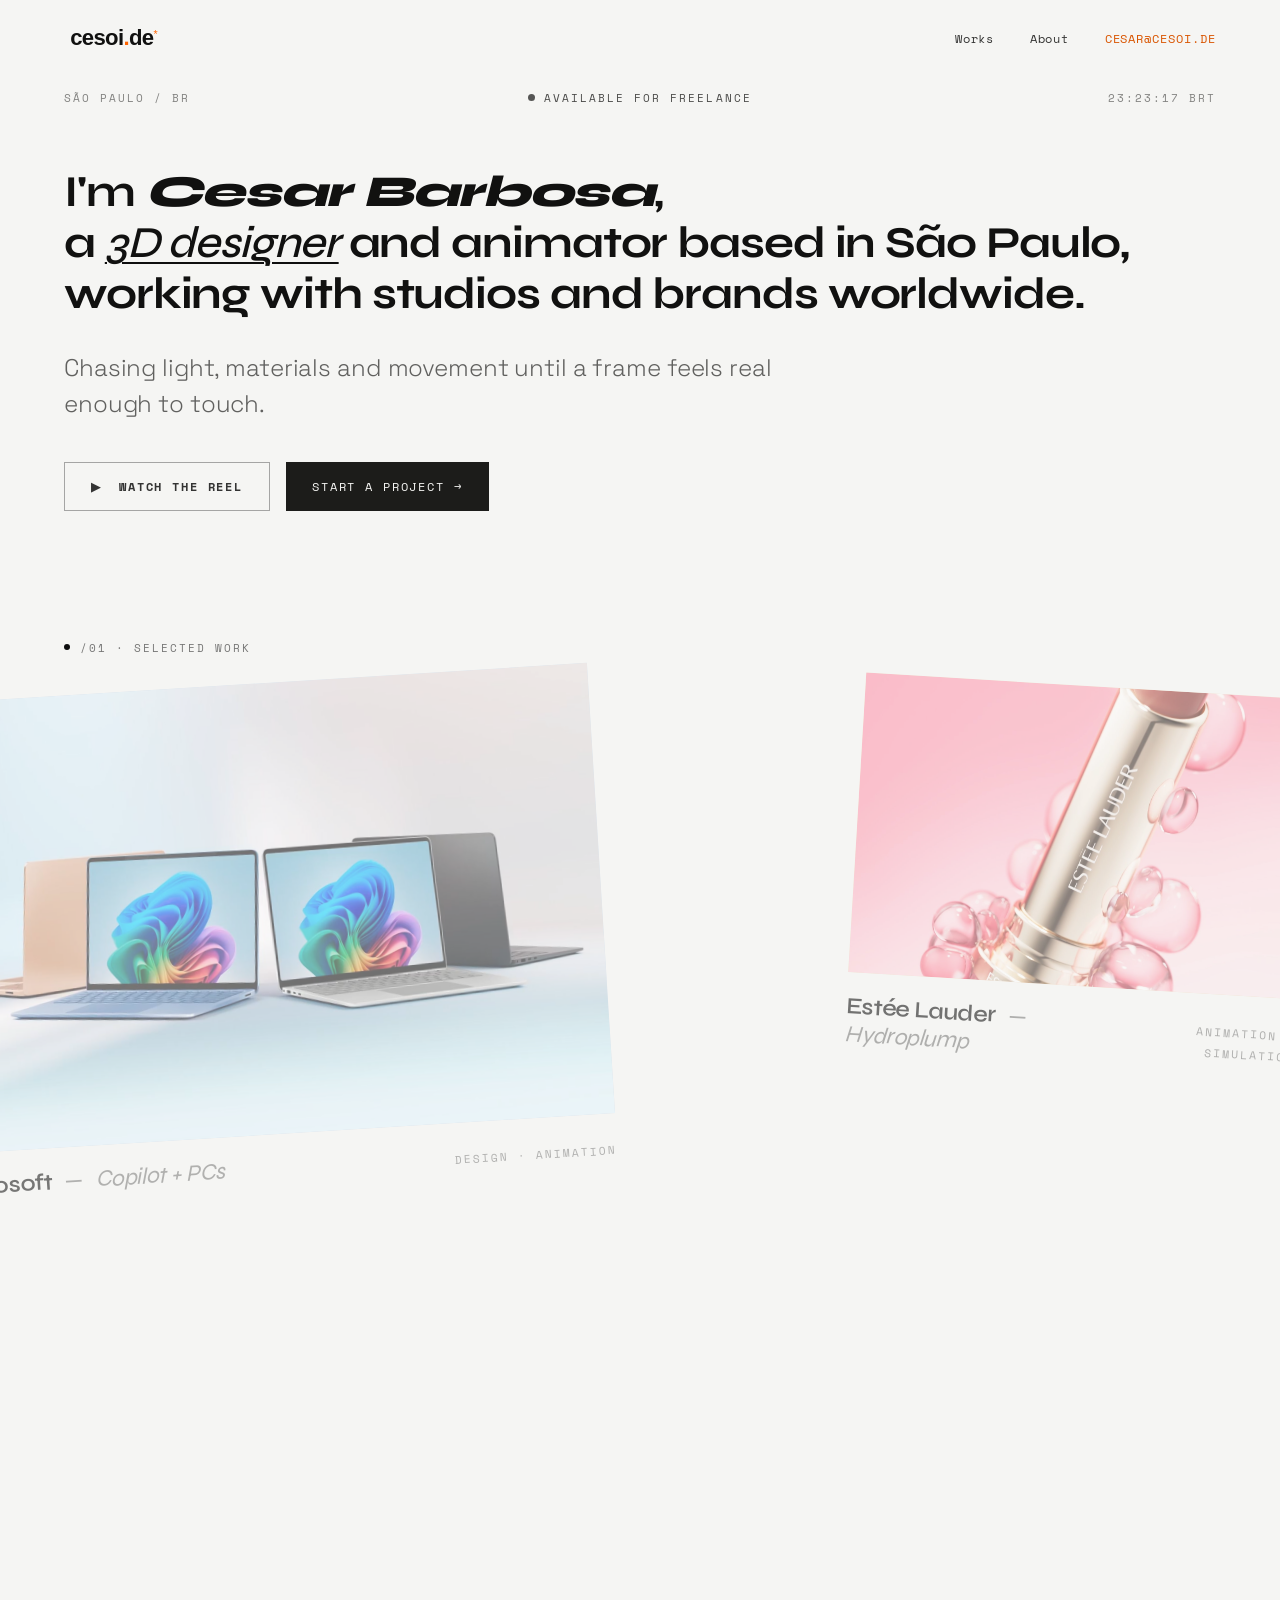
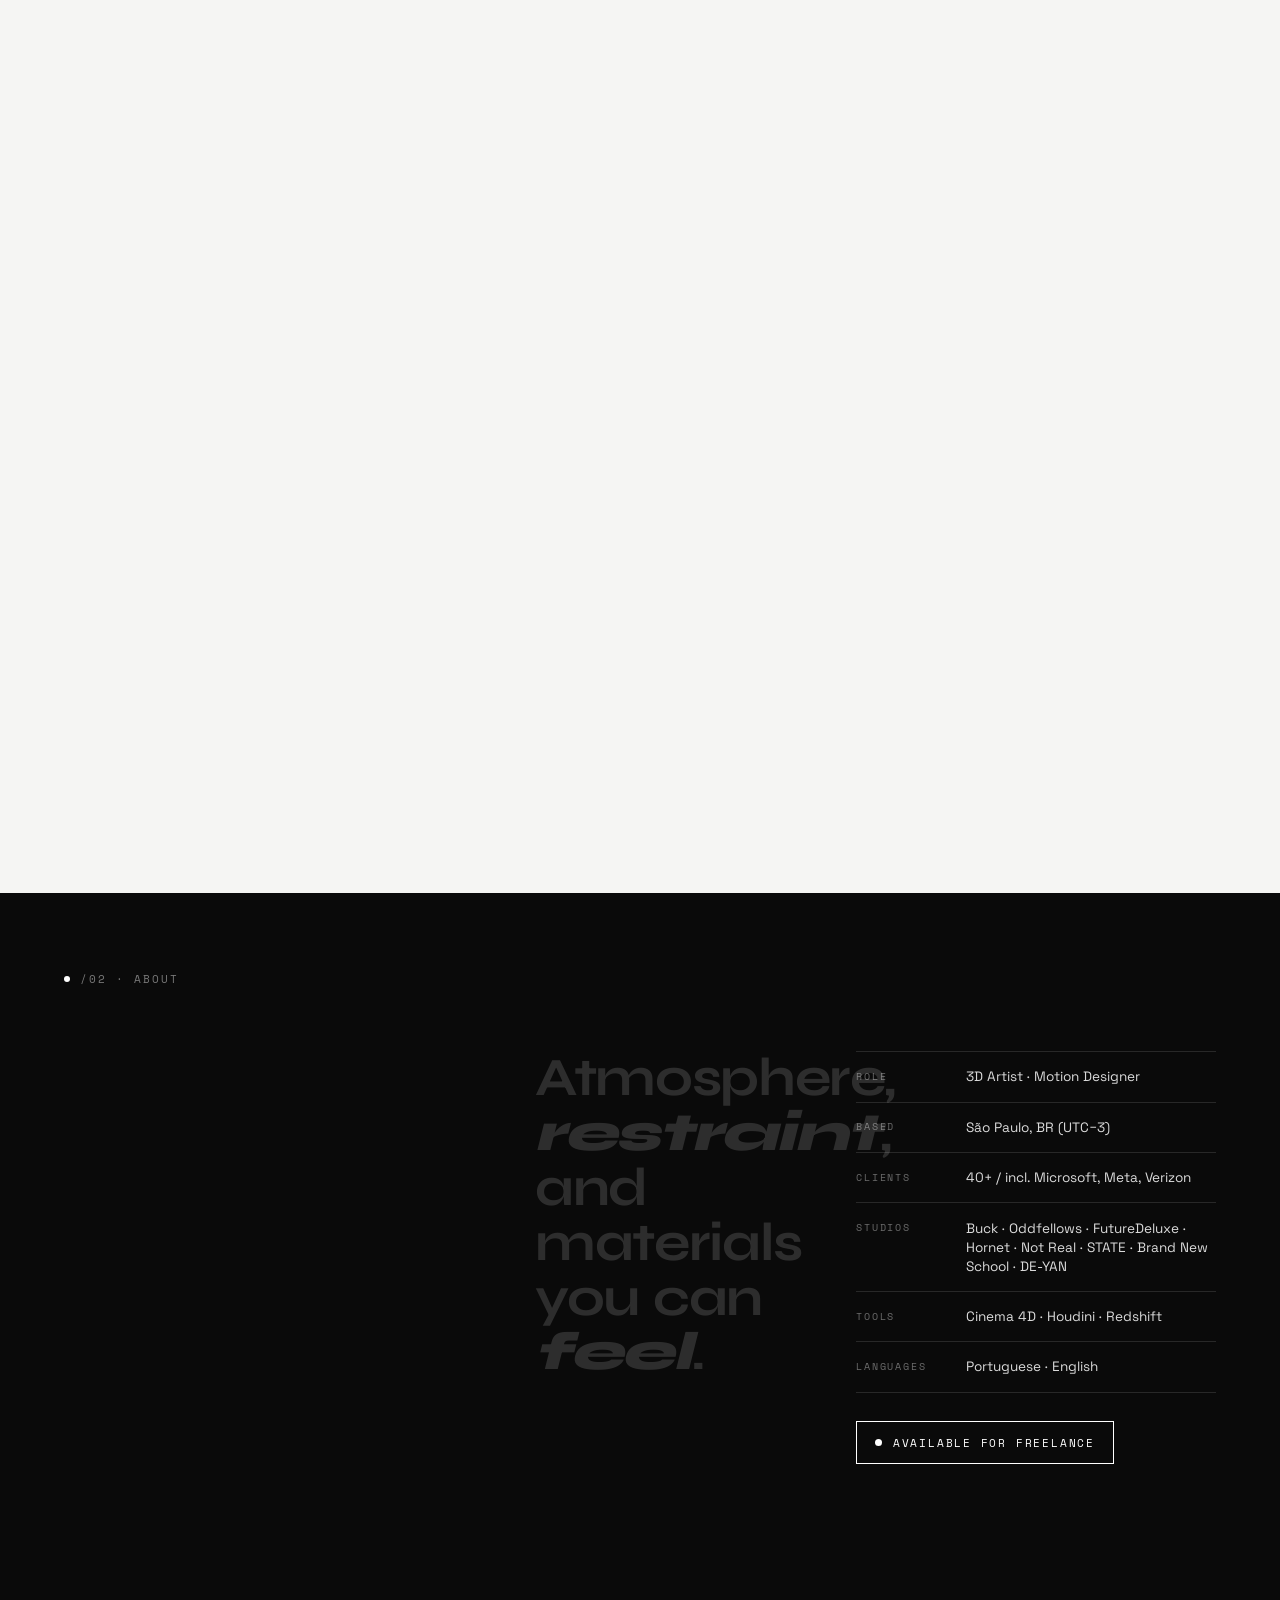
<file: index.html>
﻿<!DOCTYPE html>
<html lang="en">
<head>
    <meta charset="UTF-8">
    <meta name="viewport" content="width=device-width, initial-scale=1.0">
    <title>Cesar Barbosa — 3D Designer & Animator · São Paulo</title>

    <!-- SEO / share -->
    <meta name="description" content="3D design, animation and lookdev for Microsoft, Meta, Samsung and eBay — with studios like Buck, Oddfellows and FutureDeluxe. Available for freelance worldwide.">
    <meta property="og:type" content="website">
    <meta property="og:url" content="https://cesoi.de/">
    <meta property="og:title" content="Cesar Barbosa — 3D Designer & Animator">
    <meta property="og:description" content="3D design, animation and lookdev for Microsoft, Meta, Samsung and eBay — with studios like Buck, Oddfellows and FutureDeluxe.">
    <meta property="og:image" content="https://cesoi.de/assets/og-image.jpg">
    <meta name="twitter:card" content="summary_large_image">
    <link rel="canonical" href="https://cesoi.de/">
    <link rel="icon" type="image/svg+xml" href="data:image/svg+xml,%3Csvg xmlns='http://www.w3.org/2000/svg' viewBox='0 0 64 64'%3E%3Crect width='64' height='64' rx='14' fill='%230a0a0a'/%3E%3Ccircle cx='32' cy='32' r='13' fill='%23ffffff'/%3E%3C/svg%3E">

    <script type="application/ld+json">
    {
      "@context": "https://schema.org",
      "@type": "Person",
      "name": "Cesar Barbosa",
      "jobTitle": "3D Designer & Animator",
      "url": "https://cesoi.de/",
      "email": "mailto:cesar@cesoi.de",
      "address": { "@type": "PostalAddress", "addressLocality": "São Paulo", "addressCountry": "BR" },
      "sameAs": [
        "https://www.instagram.com/cesoi.de/",
        "https://www.behance.net/cesoide",
        "https://www.linkedin.com/in/cesoide/"
      ]
    }
    </script>

    <script async src="https://www.googletagmanager.com/gtag/js?id=G-G6D3N34V1K"></script>
    <script>
      window.dataLayer = window.dataLayer || [];
      function gtag(){dataLayer.push(arguments);}
      gtag('js', new Date());
      gtag('config', 'G-G6D3N34V1K');
    </script>

    <script>document.documentElement.classList.add('motion')</script>

    <link rel="preconnect" href="https://fonts.googleapis.com">
    <link rel="preconnect" href="https://fonts.gstatic.com" crossorigin>
    <link href="https://fonts.googleapis.com/css2?family=Syne:ital,wght@0,400;0,500;0,700;0,800;1,400;1,500;1,700&family=Space+Grotesk:wght@300;400;500;700&family=Space+Mono:wght@400;700&display=swap" rel="stylesheet">

    <link rel="preload" as="image" href="assets/Header-billy.jpg">

    <!-- Cesoi Design System -->
    <link rel="stylesheet" href="shared.css">
    <link rel="stylesheet" href="colors_and_type.css">

    <style>
        *, *::before, *::after { box-sizing: border-box; margin: 0; padding: 0; }
        html { scroll-behavior: smooth; font-size: 16px; }
        body {
            /* Use Space Grotesk for body / Syne reserved for headings */
            font-family: var(--font-body, 'Space Grotesk'), system-ui, sans-serif;
            background: var(--dark, #0a0a0a); /* dark behind the sticky footer; light paper lives on <main> */
            color: var(--color-ink, #0e0e0e);
            overflow-x: hidden;
            -webkit-font-smoothing: antialiased;
        }
        ::-webkit-scrollbar { display: none; }

        /* Local aliases mapped to the design system tokens */
        :root {
            --orange: var(--color-accent);          /* accent alias — electric blue since 2026-07 */
            --dark:   var(--color-dark-surface);    /* #0a0a0a */
            --light:  var(--color-paper);           /* #ffffff */
            --gray:   var(--color-muted-55);        /* rgba(14,14,14,0.55) */
            --pad:    clamp(1.5rem, 5vw, 4rem);
            --gap:    clamp(1rem, 2vw, 2rem);
        }

        a { color: inherit; text-decoration: none; }


        /* ── NAV ────────────────────────────── */
        nav.site-nav {
            position: absolute;
            top: 0; left: 0; right: 0;
            z-index: 100;
            display: flex;
            justify-content: space-between;
            align-items: center;
            padding: 1.5rem var(--pad);
            color: #111110; /* LIRONA TEST: was #fff */
            font-size: 0.75rem;
            letter-spacing: 0.06em;
            font-weight: 400;
        }
        nav.site-nav .brand {
            font-weight: 500;
            letter-spacing: 0.02em;
            display: inline-flex;
            align-items: center;
            line-height: 0;
        }
        nav.site-nav .brand img {
            width: 160px;
            height: auto;
            display: block;
        }
        nav.site-nav .nav-links {
            display: flex;
            gap: 2.25rem;
            align-items: center;
        }
        nav.site-nav .nav-links a {
            transition: color .2s, opacity .2s;
            opacity: 0.85;
        }
        nav.site-nav .nav-links a:hover {
            color: var(--orange);
            opacity: 1;
        }
        nav.site-nav .nav-links a.email {
            color: #D95500; /* LIRONA TEST: darker orange, readable on light bg */
            text-transform: uppercase;
            opacity: 1;
            letter-spacing: 0.08em;
        }
        nav.site-nav .nav-links a.email:hover {
            opacity: 0.7;
        }


        /* ── HERO ───────────────────────────── */
        /* LIRONA TEST: flat light hero, no bg image (backup: index.html.bak_pre-lirona) */
        .hero {
            position: relative;
            width: 100%;
            background: var(--bg, #f5f5f3);
            color: #111110;
            overflow: hidden;
            /* symmetric gap: meta-bar -> text == button -> hero bottom */
            --hero-gap: clamp(2.75rem, 5vw, 4rem);
        }
        .hero-bg {
            position: absolute;
            top: 0; left: 0;
            width: 100%;
            /* Extra height so parallax translation never reveals empty space */
            height: 130%;
            object-fit: cover;
            object-position: center bottom;
            will-change: transform;
            transform: translate3d(0, 0, 0);
            z-index: 0;
        }
        /* LIRONA TEST: vignette disabled (no bg image) */
        .hero::before {
            content: none;
        }

        .hero-content {
            position: relative;
            z-index: 2;
            display: flex;
            align-items: flex-start;
            /* top: meta bar sits at 5.5rem + ~1rem tall, then --hero-gap; bottom: --hero-gap */
            padding: calc(6.5rem + var(--hero-gap)) var(--pad) var(--hero-gap);
        }

        /* Meta info bar between nav and hero text */
        .hero-meta {
            position: absolute;
            top: 5.5rem;
            left: 0; right: 0;
            z-index: 3;
            display: grid;
            grid-template-columns: 1fr auto 1fr;
            align-items: center;
            padding: 0 var(--pad);
            font-size: 0.7rem;
            letter-spacing: 0.18em;
            text-transform: uppercase;
            color: rgba(17,17,16,0.5); /* LIRONA TEST: was rgba(255,255,255,0.55) */
            font-weight: 400;
            font-variant-numeric: tabular-nums;
        }
        .hero-meta .meta-center { text-align: center; }
        .hero-meta .meta-right  { text-align: right; }

        /* Availability — the single most commercial fact on the page gets a pulse */
        .meta-availability {
            display: inline-flex;
            align-items: center;
            gap: 0.55rem;
            color: rgba(17,17,16,0.75);
        }
        .meta-availability::before {
            content: "";
            width: 7px; height: 7px;
            border-radius: 50%;
            background: rgba(17,17,16,0.7); /* LIRONA TEST: dark gray dot */
            animation: pulse 2.2s ease-in-out infinite;
        }
        @keyframes pulse {
            0%, 100% { box-shadow: 0 0 0 0 rgba(255,255,255,0.45); }
            55%      { box-shadow: 0 0 0 7px rgba(255,255,255,0); }
        }

        .hero-inner { max-width: 100%; }

        .hero-h1 {
            font-family: 'Syne', sans-serif;
            font-size: clamp(1.85rem, 3.45vw, 62px);
            font-weight: 700;
            line-height: 1.1;
            letter-spacing: -0.025em;
            margin-bottom: clamp(1.25rem, 2.5vw, 1.75rem);
            color: #111110; /* LIRONA TEST: was #fff */
        }
        .hero-h1 em { font-style: italic; color: #111110; font-weight: 800; } /* LIRONA TEST: was orange (unreadable on light) */
        .hero-h1 i  {
            font-style: italic;
            font-weight: 500;
            text-decoration: underline;
            text-decoration-color: var(--orange);
            text-decoration-thickness: 2px;
            text-underline-offset: 0.12em;
        }
        .hero-body {
            font-family: 'Space Grotesk', sans-serif;
            font-size: clamp(1.05rem, 1.9vw, 1.5rem);
            color: rgba(17,17,16,0.65); /* dark gray, secondary */
            line-height: 1.5;
            font-weight: 300;
            max-width: 52ch;
            letter-spacing: -0.005em;
        }

        .hero-cta-row {
            display: flex;
            flex-wrap: wrap;
            gap: 1rem;
            margin-top: clamp(1.75rem, 3.5vw, 2.5rem);
        }
        .btn {
            display: inline-flex;
            align-items: center;
            gap: 0.7rem;
            padding: 0.95rem 1.6rem;
            font-family: 'Space Mono', monospace;
            font-size: 0.72rem;
            letter-spacing: 0.16em;
            text-transform: uppercase;
            font-weight: 700;
            transition: background .2s, color .2s, border-color .2s;
        }
        .btn-primary {
            /* LIRONA TEST: quiet outline — emphasis moved to .btn-ghost (Start a project) */
            background: transparent;
            border: 1px solid rgba(17,17,16,0.35);
            color: rgba(17,17,16,0.85);
        }
        .btn-primary:hover { border-color: #111110; color: #111110; background: rgba(17,17,16,0.05); }
        .btn-ghost {
            background: #1c1c1a; /* LIRONA TEST: inverted — dark gray fill */
            border: 1px solid #1c1c1a;
            color: #f5f5f3;      /* text = page background color */
            font-weight: 400;
        }
        .btn-ghost:hover { background: var(--orange); border-color: var(--orange); color: #111110; }


        /* ── WORKS ──────────────────────────── */
        .works {
            padding: 4rem var(--pad) 5rem;
        }
        .works-tag {
            display: flex;
            align-items: center;
            gap: 0.6rem;
            font-family: 'Space Mono', monospace;
            font-size: 0.7rem;
            letter-spacing: 0.18em;
            text-transform: uppercase;
            color: var(--gray);
            margin-bottom: clamp(2rem, 4vw, 3rem);
        }
        .works-tag::before {
            content: "";
            display: inline-block;
            width: 6px; height: 6px;
            border-radius: 50%;
            background: var(--orange);
        }
        .works-grid {
            display: grid;
            grid-template-columns: 60fr 40fr;
            gap: 0 var(--gap);
        }
        .col-left  { display: flex; flex-direction: column; gap: clamp(2rem, 5vw, 4.5rem); }
        .col-right {
            margin-top: clamp(14rem, 22vw, 22rem);
        }


        /* ── WORK ITEM ──────────────────────── */
        .work-item { cursor: pointer; }
        .work-thumb {
            overflow: hidden;
            background: #ddd;
            line-height: 0;
            aspect-ratio: 3/2;
        }
        .work-thumb img {
            width: 100%; height: 100%;
            object-fit: cover;
            transition: transform .8s cubic-bezier(.16,1,.3,1);
            display: block;
        }
        .work-item:hover .work-thumb img { transform: scale(1.04); }

        /* Hover-swap thumbnail — lazy video revealed on hover */
        .work-thumb.hover-swap { position: relative; }
        .work-thumb.hover-swap img,
        .work-thumb.hover-swap video {
            position: absolute;
            inset: 0;
            width: 100%;
            height: 100%;
            object-fit: cover;
            transition: opacity .35s ease, transform .8s cubic-bezier(.16,1,.3,1);
        }
        .work-thumb.hover-swap .img-hover { opacity: 0; }
        .work-item:hover .work-thumb.hover-swap .img-default { opacity: 0; }
        .work-item:hover .work-thumb.hover-swap .img-hover { opacity: 1; }
        /* Disable scale on the default img since the video replaces it */
        .work-item:hover .work-thumb.hover-swap img,
        .work-item:hover .work-thumb.hover-swap video { transform: none; }

        /* Label — large editorial style, two columns */
        .work-label {
            display: flex;
            justify-content: space-between;
            align-items: flex-start;
            padding-top: 1.25rem;
            gap: 2rem;
        }
        .work-label .left {
            flex: 1; min-width: 0;
            font-size: clamp(1.15rem, 1.8vw, 1.75rem);
            font-weight: 600;
            letter-spacing: -0.015em;
            line-height: 1.2;
            color: var(--dark);
            transition: color .2s;
        }
        .work-label .left .dash {
            color: var(--gray);
            font-weight: 400;
            margin: 0 .35em;
        }
        .work-label .left .desc {
            font-style: italic;
            font-weight: 400;
            color: var(--gray);
        }
        .work-label .right {
            flex-shrink: 0;
            max-width: 38%;
            text-align: right;
            font-size: 0.7rem;
            letter-spacing: 0.18em;
            text-transform: uppercase;
            color: var(--gray);
            font-weight: 400;
            line-height: 1.9;
            padding-top: 0.4rem;
        }
        .work-item:hover .work-label .left {
            text-decoration: underline;
            text-underline-offset: 0.18em;
            text-decoration-thickness: 1.5px;
        }


        /* ── ABOUT ──────────────────────────── */
        .about {
            background: var(--dark);
            color: #fff;
            padding: clamp(3rem, 6vw, 6rem) var(--pad) clamp(4rem, 8vw, 8rem);
        }
        .about-tag {
            display: flex;
            align-items: center;
            gap: 0.6rem;
            font-size: 0.7rem;
            letter-spacing: 0.18em;
            text-transform: uppercase;
            color: rgba(255,255,255,0.45);
            margin-bottom: clamp(2.5rem, 5vw, 4rem);
        }
        .about-tag::before {
            content: "";
            display: inline-block;
            width: 6px; height: 6px;
            border-radius: 50%;
            background: var(--orange);
        }

        .about-grid {
            display: grid;
            grid-template-columns: 420px minmax(0, 1fr) 360px;
            gap: clamp(2rem, 4vw, 4rem);
            align-items: start;
        }

        /* image column */
        .about-image {
            position: relative;
            overflow: hidden;
            aspect-ratio: 4/5;
            background: #111;
        }
        .about-image img {
            width: 100%; height: 100%;
            object-fit: cover;
            display: block;
        }
        .about-image .image-tag {
            position: absolute;
            top: 1rem; left: 1rem;
            font-size: 0.65rem;
            letter-spacing: 0.15em;
            text-transform: uppercase;
            color: rgba(255,255,255,0.85);
            font-weight: 400;
        }

        /* center column: headline + body */
        .about-h2 {
            font-size: clamp(2.25rem, 4.2vw, 4.25rem);
            font-weight: 700;
            line-height: 1.02;
            letter-spacing: -0.025em;
            margin-bottom: 2.25rem;
            color: #fff;
        }
        .about-h2 em {
            color: var(--orange);
            font-style: italic;
            font-weight: 800;
        }
        .about-body {
            font-size: 1rem;
            color: rgba(255,255,255,.65);
            line-height: 1.55;
            font-weight: 400;
            max-width: none;
        }
        .about-body p + p { margin-top: 1.25rem; }
        .about-body a {
            color: rgba(255,255,255,.85);
            border-bottom: 1px solid rgba(255,255,255,.25);
            transition: color .2s, border-color .2s;
        }
        .about-body a:hover { color: var(--orange); border-color: var(--orange); }

        /* right column: info table + CTA */
        .info-table {
            border-top: 1px solid rgba(255,255,255,.12);
            margin-bottom: 1.75rem;
        }
        .info-row {
            display: grid;
            grid-template-columns: 90px 1fr;
            padding: 0.95rem 0;
            border-bottom: 1px solid rgba(255,255,255,.12);
            font-size: 0.85rem;
            line-height: 1.4;
            gap: 1.25rem;
        }
        .info-row .key {
            font-size: 0.65rem;
            letter-spacing: 0.18em;
            text-transform: uppercase;
            color: rgba(255,255,255,.4);
            font-weight: 500;
            padding-top: 0.1rem;
        }
        .info-row .val {
            color: rgba(255,255,255,.85);
            font-weight: 400;
        }

        .cta-availability {
            display: inline-flex;
            align-items: center;
            gap: 0.7rem;
            padding: 0.75rem 1.1rem;
            border: 1px solid var(--orange);
            color: var(--orange);
            font-size: 0.7rem;
            letter-spacing: 0.16em;
            text-transform: uppercase;
            font-weight: 500;
            transition: background .2s, color .2s;
            cursor: pointer;
        }
        .cta-availability::before {
            content: "";
            display: inline-block;
            width: 7px; height: 7px;
            border-radius: 50%;
            background: var(--orange);
        }
        .cta-availability:hover { background: var(--orange); color: #0a0a0a; }


        /* ── FOOTER ─────────────────────────── */
        footer {
            background: var(--dark);
            color: #fff;
            padding: clamp(4rem, 8vw, 8rem) var(--pad) 3rem;
            border-top: 1px solid rgba(255,255,255,.06);
        }
        .footer-heading {
            font-size: clamp(3.5rem, 10vw, 10rem);
            font-weight: 800;
            line-height: 0.95;
            letter-spacing: -0.03em;
            margin-bottom: clamp(1.5rem, 3vw, 2.5rem);
        }
        .footer-heading em { color: var(--orange); font-style: italic; font-weight: 300; }
        .footer-cta-email {
            display: inline-block;
            font-family: 'Space Grotesk', sans-serif;
            font-size: clamp(1.2rem, 2.6vw, 2rem);
            font-weight: 500;
            color: #fff;
            border-bottom: 2px solid var(--orange);
            padding-bottom: 0.3rem;
            margin-bottom: clamp(3rem, 6vw, 6rem);
            transition: color .2s;
        }
        .footer-cta-email:hover { color: var(--orange); }
        .footer-grid {
            display: grid;
            grid-template-columns: repeat(4, 1fr);
            gap: 2.5rem;
            border-top: 1px solid rgba(255,255,255,.1);
            padding-top: 2.5rem;
            font-size: 0.6875rem;
            letter-spacing: 0.13em;
            text-transform: uppercase;
        }
        .footer-col-label {
            color: var(--gray);
            margin-bottom: 1.5rem;
            display: block;
        }
        .footer-grid a, .footer-grid p {
            color: rgba(255,255,255,.55);
            text-decoration: none;
            display: block;
            line-height: 2;
            transition: color .2s;
            font-weight: 400;
        }
        .footer-grid a:hover { color: var(--orange); }
        .footer-grid .footer-email {
            font-size: 0.75rem;
            letter-spacing: 0.04em;
            text-transform: none;
            color: rgba(255,255,255,.8);
            border-bottom: 1px solid rgba(255,255,255,.15);
            padding-bottom: 0.35rem;
            display: inline-block;
        }
        .footer-grid .footer-email:hover { color: var(--orange); border-color: var(--orange); }
        .footer-copy {
            color: rgba(255,255,255,.2);
            margin-top: 0.75rem;
            font-size: 0.6rem;
        }
        .footer-location {
            text-transform: none;
            letter-spacing: 0.03em;
            font-weight: 300;
            color: rgba(255,255,255,.4);
            line-height: 1.8;
        }


        /* ── SCROLL MOTION (scroll-motion.js) ── */
        main {
            position: relative;
            z-index: 1;
            /* light paper, but the last 2px dark so no light seam shows under the About edge */
            background: linear-gradient(var(--bg, #f5f5f3), var(--bg, #f5f5f3)) top / 100% calc(100% - 2px) no-repeat, var(--dark, #0a0a0a);
            overflow-x: clip; /* swing moves thumbs 40% sideways; clip (not hidden) keeps sticky working */
        }
        [data-foot] { position: sticky; bottom: 0; z-index: 0; }
        [data-foot-shade] { position: absolute; inset: 0; background: #000; opacity: .7; pointer-events: none; }
        [data-hero-drift] { position: relative; }
        .h1-line { display: block; overflow: hidden; padding-bottom: .06em; }
        .col-right-inner { display: flex; flex-direction: column; gap: clamp(2rem, 5vw, 4.5rem); }
        .about-h2[data-words] { display: flex; flex-wrap: wrap; column-gap: .26em; }
        .about-image img[data-parallax] { position: absolute; left: 0; top: -10%; height: 120%; }
        #scroll-bar {
            position: fixed; top: 0; left: 0; right: 0; height: 2px;
            background: #0e0e0e; transform-origin: 0 50%; transform: scaleX(0);
            z-index: 60; pointer-events: none;
        }
        #view-cursor {
            position: fixed; top: 0; left: 0;
            width: 96px; height: 96px; border-radius: 50%;
            background: #0e0e0e; color: #f5f5f3;
            display: flex; align-items: center; justify-content: center;
            font-family: 'Space Mono', monospace; font-size: .65rem;
            letter-spacing: .18em; text-transform: uppercase;
            pointer-events: none; z-index: 70;
            transform: translate(-200px, -200px) scale(0);
        }
        /* pre-JS hidden states, so nothing flashes before the script runs */
        .motion [data-line] { display: inline-block; transform: translateY(110%); }
        .motion [data-hero] [data-reveal] { opacity: 0; transform: translateY(28px); }
        .motion [data-swing] { opacity: 0; }

        /* ── REVEAL ─────────────────────────── */
        .reveal {
            opacity: 0;
            transform: translateY(28px);
            transition: opacity .75s cubic-bezier(.16,1,.3,1),
                        transform .75s cubic-bezier(.16,1,.3,1);
        }
        .reveal.visible { opacity: 1; transform: none; }
        .reveal-d1 { transition-delay: .08s; }
        .reveal-d2 { transition-delay: .16s; }
        .reveal-d3 { transition-delay: .24s; }


        /* ── RESPONSIVE ─────────────────────── */
        @media (max-width: 1000px) {
            .work-label { gap: 1rem; }
            .work-label .right { display: none; }
        }
        @media (max-width: 768px) {
            nav.site-nav { padding: 1rem var(--pad); }
            nav.site-nav .brand img { width: 128px; }
            nav.site-nav .nav-links { gap: 1.25rem; font-size: 0.7rem; }
            nav.site-nav .nav-links a:nth-child(2),
            nav.site-nav .nav-links a:nth-child(3) { display: none; }

            /* Hero */
            .hero { min-height: auto; }
            .hero-content { align-items: flex-start; padding: calc(9rem + 2.5rem) var(--pad) 2.5rem; }
            .hero-meta {
                top: 4.5rem;
                grid-template-columns: 1fr;
                gap: 0.35rem;
                font-size: 0.62rem;
                letter-spacing: 0.14em;
            }
            .hero-meta .meta-center,
            .hero-meta .meta-right { text-align: left; }
            .hero-cta-row .btn { padding: 0.85rem 1.25rem; font-size: 0.68rem; }

            /* Works */
            .works-grid { grid-template-columns: 1fr; }
            .col-right { margin-top: clamp(2rem, 5vw, 4.5rem); }
            .work-label .right { display: block; }

            /* About */
            .about-grid {
                grid-template-columns: 1fr;
                gap: 2.5rem;
            }
            .about-image { aspect-ratio: 4/5; max-width: 320px; }
            .info-row { grid-template-columns: 80px 1fr; }
            .footer-grid { grid-template-columns: 1fr 1fr; }
        }
        @media (max-width: 420px) {
            nav.site-nav .brand img { width: 109px; }
            .work-label .right { display: none; }
        }

        /* ── BRAND FONT MAPPING (2026 identity) ──────────────────
           Display (Syne) · big headings; Mono (Space Mono) · caps/labels;
           Body (Space Grotesk) · inherits from body for everything else. */
        .hero-h1,
        .about-h2,
        .footer-heading,
        .work-label .left {
            font-family: 'Syne', sans-serif;
        }
        nav.site-nav,
        nav.site-nav a,
        .hero-meta,
        .about-tag,
        .image-tag,
        .info-row .key,
        .cta-availability,
        .work-label .right,
        .footer-col-label,
        .footer-copy {
            font-family: 'Space Mono', monospace;
        }
    </style>
</head>
<body>

<div id="scroll-bar" aria-hidden="true"></div>
<div id="view-cursor" aria-hidden="true">View →</div>

<main>


<!-- ──────────────────────────────────────────────── HERO + NAV -->
<section class="hero" id="hero" data-hero>

    <!-- LIRONA TEST: bg image removed. Restore:
    <img class="hero-bg" src="assets/Header-billy.jpg" alt="" aria-hidden="true" fetchpriority="high" /> -->

    <nav class="site-nav">
        <a href="#" class="brand"><img src="assets/logo/cesoi-de-wordmark-dark.svg" alt="cesoi.de" /></a>
        <div class="nav-links">
            <a href="#works">Works</a>
            <a href="#about">About</a>
            <a href="mailto:cesar@cesoi.de" class="email">cesar@cesoi.de</a>
        </div>
    </nav>

    <div data-hero-drift="0.35">

    <div class="hero-meta">
        <span class="meta-left">São Paulo / BR</span>
        <span class="meta-center"><a href="mailto:cesar@cesoi.de" class="meta-availability" data-available-from="2026-10-19" data-available-text="Available for freelance">Available from 19 October</a></span>
        <span class="meta-right" id="local-clock">--:--:-- BRT</span>
    </div>

    <div class="hero-content">
        <div class="hero-inner">
            <h1 class="hero-h1">
                <span class="h1-line"><span data-line>I'm <em>Cesar Barbosa</em>,</span></span>
                <span class="h1-line"><span data-line>a <i>3D designer</i> and animator based in São Paulo,</span></span>
                <span class="h1-line"><span data-line>working with studios and brands worldwide.</span></span>
            </h1>
            <p class="hero-body" data-reveal="up" data-delay="500">
                Chasing light, materials and movement until a frame feels real enough to touch.
            </p>
            <div class="hero-cta-row" data-reveal="up" data-delay="620">
                <a href="reel.html" class="btn btn-primary">▶&#xFE0E;&nbsp; Watch the reel</a>
                <a href="mailto:cesar@cesoi.de?subject=Project%20inquiry" class="btn btn-ghost">Start a project →</a>
            </div>
        </div>
    </div>

    </div>

</section>


<!-- ──────────────────────────────────────────────── WORKS -->
<section class="works" id="works">

    <p class="works-tag" data-reveal="up">/01 · Selected Work</p>

    <div class="works-grid">

        <!-- LEFT COLUMN -->
        <div class="col-left">

            <div data-cursor><div data-swing="left">
                <a href="microsoft-copilot.html" class="work-item">
                    <div class="work-thumb hover-swap" style="background:#c8d8e8;">
                        <img class="img-default" src="assets/Microsoft/thumb.jpg" alt="Microsoft" fetchpriority="high" />
                        <video class="img-hover" data-src="assets/Microsoft/hover.mp4" muted loop playsinline preload="none"></video>
                    </div>
                    <div class="work-label">
                        <span class="left">Microsoft <span class="dash">—</span> <span class="desc">Copilot + PCs</span></span>
                        <span class="right">Design · Animation</span>
                    </div>
                </a>
            </div></div>

            <div data-cursor><div data-swing="left">
                <a href="7up.html" class="work-item">
                    <div class="work-thumb hover-swap" style="background:#1a7a2a;">
                        <img class="img-default" src="assets/7up/thumb.jpg" alt="7UP" loading="lazy" decoding="async" />
                        <video class="img-hover" data-src="assets/7up/hover.mp4" muted loop playsinline preload="none"></video>
                    </div>
                    <div class="work-label">
                        <span class="left">7up <span class="dash">—</span> <span class="desc">New 7up, Same 7up</span></span>
                        <span class="right">Design · Lookdev</span>
                    </div>
                </a>
            </div></div>

            <div data-cursor><div data-swing="left">
                <a href="ebay.html" class="work-item">
                    <div class="work-thumb hover-swap" style="background:#0a1a2e;">
                        <img class="img-default" src="assets/ebay/thumb.jpg" alt="eBay" loading="lazy" decoding="async" />
                        <video class="img-hover" data-src="assets/ebay/hover.mp4" muted loop playsinline preload="none"></video>
                    </div>
                    <div class="work-label">
                        <span class="left">eBay <span class="dash">—</span> <span class="desc">A-Z of Authenticity</span></span>
                        <span class="right">Animation</span>
                    </div>
                </a>
            </div></div>

            <div data-cursor><div data-swing="left">
                <a href="meta-connect.html" class="work-item">
                    <div class="work-thumb hover-swap" style="background:#c0d4f0;">
                        <img class="img-default" src="assets/Meta%20Connect%202024/thumb.jpg" alt="Meta Connect" loading="lazy" decoding="async" />
                        <video class="img-hover" data-src="assets/Meta%20Connect%202024/hover.mp4" muted loop playsinline preload="none"></video>
                    </div>
                    <div class="work-label">
                        <span class="left">Meta <span class="dash">—</span> <span class="desc">Meta Connect · BUCK</span></span>
                        <span class="right">Design</span>
                    </div>
                </a>
            </div></div>

            <div data-cursor><div data-swing="left">
                <a href="samsung.html" class="work-item">
                    <div class="work-thumb hover-swap" style="background:#1a2a48;">
                        <img class="img-default" src="assets/Samsung_wallpapers/thumb.jpg" alt="Samsung" loading="lazy" decoding="async" />
                        <video class="img-hover" data-src="assets/Samsung_wallpapers/hover.mp4" muted loop playsinline preload="none"></video>
                    </div>
                    <div class="work-label">
                        <span class="left">Samsung <span class="dash">—</span> <span class="desc">Cheil Screensavers</span></span>
                        <span class="right">Design · Animation</span>
                    </div>
                </a>
            </div></div>

            <div data-cursor><div data-swing="left">
                <a href="voxel.html" class="work-item">
                    <div class="work-thumb hover-swap" style="background:#e8eef8;">
                        <img class="img-default" src="assets/Voxel/thumb.jpg" alt="Voxel" loading="lazy" decoding="async" />
                        <video class="img-hover" data-src="assets/Voxel/hover.mp4" muted loop playsinline preload="none"></video>
                    </div>
                    <div class="work-label">
                        <span class="left">Voxel <span class="dash">—</span> <span class="desc">Voxel Journey</span></span>
                        <span class="right">Animation</span>
                    </div>
                </a>
            </div></div>

        </div>

        <!-- RIGHT COLUMN -->
        <div class="col-right">
          <div class="col-right-inner" data-parallax="-0.14">

            <div data-cursor><div data-swing="right">
                <a href="estee-lauder.html" class="work-item">
                    <div class="work-thumb hover-swap" style="background:#f0d8c0;">
                        <img class="img-default" src="assets/Estee/thumb.jpg" alt="Estée Lauder" loading="lazy" decoding="async" />
                        <video class="img-hover" data-src="assets/Estee/hover.mp4" muted loop playsinline preload="none"></video>
                    </div>
                    <div class="work-label">
                        <span class="left">Estée Lauder <span class="dash">—</span> <span class="desc">Hydroplump</span></span>
                        <span class="right">Animation · Simulation</span>
                    </div>
                </a>
            </div></div>

            <div data-cursor><div data-swing="right">
                <a href="verizon.html" class="work-item">
                    <div class="work-thumb hover-swap" style="background:#1a0808;">
                        <img class="img-default" src="assets/Verizon/thumb.jpg" alt="Verizon" loading="lazy" decoding="async" />
                        <video class="img-hover" data-src="assets/Verizon/hover.mp4" muted loop playsinline preload="none"></video>
                    </div>
                    <div class="work-label">
                        <span class="left">Verizon <span class="dash">—</span> <span class="desc">Investor Day 2022</span></span>
                        <span class="right">Design · Animation</span>
                    </div>
                </a>
            </div></div>

            <div data-cursor><div data-swing="right">
                <a href="object-studies.html" class="work-item">
                    <div class="work-thumb hover-swap" style="background:#1a1614;">
                        <img class="img-default" src="assets/Object-Studies/thumb.jpg" alt="Object Studies" loading="lazy" decoding="async" />
                        <video class="img-hover" data-src="assets/Object-Studies/hover.mp4" muted loop playsinline preload="none"></video>
                    </div>
                    <div class="work-label">
                        <span class="left">Object Studies <span class="dash">—</span> <span class="desc">Personal Project</span></span>
                        <span class="right">Design · Lookdev</span>
                    </div>
                </a>
            </div></div>

            <div data-cursor><div data-swing="right">
                <a href="simply-spiked.html" class="work-item">
                    <div class="work-thumb hover-swap" style="background:#c03028;">
                        <img class="img-default" src="assets/Simply-spiked/thumb.jpg" alt="Simply Spiked" loading="lazy" decoding="async" />
                        <video class="img-hover" data-src="assets/Simply-spiked/hover.mp4" muted loop playsinline preload="none"></video>
                    </div>
                    <div class="work-label">
                        <span class="left">Simply Spiked <span class="dash">—</span> <span class="desc">Seen Too Much</span></span>
                        <span class="right">Simulation · VFX</span>
                    </div>
                </a>
            </div></div>

            <div data-cursor><div data-swing="right">
                <a href="betterment.html" class="work-item">
                    <div class="work-thumb hover-swap" style="background:#f5b942;">
                        <img class="img-default" src="assets/Betterment_03/thumb.jpg" alt="Betterment" loading="lazy" decoding="async" />
                        <video class="img-hover" data-src="assets/Betterment_03/hover.mp4" muted loop playsinline preload="none"></video>
                    </div>
                    <div class="work-label">
                        <span class="left">Betterment <span class="dash">—</span> <span class="desc">Cash Reserve</span></span>
                        <span class="right">Animation</span>
                    </div>
                </a>
            </div></div>

            <div data-cursor><div data-swing="right">
                <a href="singleton.html" class="work-item">
                    <div class="work-thumb hover-swap" style="background:#2a1208;">
                        <img class="img-default" src="assets/Singleton/thumb.jpg" alt="Singleton" loading="lazy" decoding="async" />
                        <video class="img-hover" data-src="assets/Singleton/hover.mp4" muted loop playsinline preload="none"></video>
                    </div>
                    <div class="work-label">
                        <span class="left">Singleton <span class="dash">—</span> <span class="desc">Discover True Richness</span></span>
                        <span class="right">Simulation · FX</span>
                    </div>
                </a>
            </div></div>

            <div data-cursor><div data-swing="right">
                <a href="loop.html" class="work-item">
                    <div class="work-thumb hover-swap" style="background:#1a1a1a;">
                        <img class="img-default" src="assets/Loop-headphones/thumb.jpg" alt="Loop" loading="lazy" decoding="async" />
                        <video class="img-hover" data-src="assets/Loop-headphones/hover.mp4" muted loop playsinline preload="none"></video>
                    </div>
                    <div class="work-label">
                        <span class="left">Loop <span class="dash">—</span> <span class="desc">Shut Up The Noise</span></span>
                        <span class="right">Animation · Lookdev</span>
                    </div>
                </a>
            </div></div>

          </div>
        </div>

    </div>
</section>


<!-- ──────────────────────────────────────────────── ABOUT -->
<section class="about" id="about">

    <p class="about-tag" data-reveal="up">/02 · About</p>

    <div class="about-grid">

        <!-- Portrait -->
        <div><div data-swing="fade">
            <div class="about-image">
                <img src="assets/avatar2026.jpg" alt="Cesar Barbosa" loading="lazy" decoding="async" data-parallax="-0.12" />
                <span class="image-tag">+ CESAR · SP · 2026</span>
            </div>
        </div></div>

        <!-- Headline + body -->
        <div class="about-center">
            <h2 class="about-h2" data-words>
                <span data-w>Atmosphere,</span> <span data-w><em>restraint</em>,</span> <span data-w>and</span> <span data-w>materials</span> <span data-w>you</span> <span data-w>can</span> <span data-w><em>feel</em>.</span>
            </h2>
            <div class="about-body" data-reveal="up" data-delay="120">
                <p>
                    I'm Cesar Barbosa, a 3D designer and animator based in São Paulo, working remotely with studios and brands worldwide.
                </p>
                <p>
                    My work sits where animation meets design direction. I care about how a surface catches light and how a move feels, as much as the technique behind it. That's what I bring to every brief, whether it's a product film, a brand campaign or a single frame.
                </p>
                <p>
                    Over the past years I've collaborated with studios like Buck, Oddfellows and FutureDeluxe, contributing to work for Microsoft, Meta, Verizon and others.
                </p>
                <p data-available-from="2026-10-19" data-available-text="Available for freelance and remote projects, ideally from concept through final delivery.">
                    Available for remote projects from 19 October, ideally from concept through final delivery.
                </p>
                <p>
                    Get in touch at <a href="mailto:cesar@cesoi.de">cesar@cesoi.de</a>, or follow my personal work on <a href="https://www.instagram.com/cesoi.de/" target="_blank" rel="noopener noreferrer">Instagram</a>.
                </p>
            </div>
        </div>

        <!-- Info table + CTA -->
        <div class="about-right" data-reveal="up" data-delay="220">
            <div class="info-table">
                <div class="info-row">
                    <span class="key">Role</span>
                    <span class="val">3D Artist · Motion Designer</span>
                </div>
                <div class="info-row">
                    <span class="key">Based</span>
                    <span class="val">São Paulo, BR (UTC−3)</span>
                </div>
                <div class="info-row">
                    <span class="key">Clients</span>
                    <span class="val">40+ / incl. Microsoft, Meta, Verizon</span>
                </div>
                <div class="info-row">
                    <span class="key">Studios</span>
                    <span class="val">Buck · Oddfellows · FutureDeluxe · Hornet · Not Real · STATE · Brand New School · DE-YAN</span>
                </div>
                <div class="info-row">
                    <span class="key">Tools</span>
                    <span class="val">Cinema 4D · Houdini · Redshift</span>
                </div>
                <div class="info-row">
                    <span class="key">Languages</span>
                    <span class="val">Portuguese · English</span>
                </div>
            </div>
            <a href="mailto:cesar@cesoi.de?subject=Project%20inquiry" class="cta-availability" data-available-from="2026-10-19" data-available-text="Available for freelance">Available from 19 October</a>
        </div>

    </div>
</section>


<!-- ──────────────────────────────────────────────── FOOTER -->
</main>

<div data-foot>
<footer id="contact">
    <h2 class="footer-heading" data-reveal="up">
        Let's render<br>
        <em>something.</em>
    </h2>
    <a href="mailto:cesar@cesoi.de?subject=Project%20inquiry" class="footer-cta-email" data-reveal="up" data-delay="80">cesar@cesoi.de</a>
    <div class="footer-grid" data-reveal="up" data-delay="80">
        <div>
            <span class="footer-col-label">Get in touch</span>
            <a href="mailto:cesar@cesoi.de" class="footer-email">cesar@cesoi.de</a>
        </div>
        <div>
            <span class="footer-col-label">Social</span>
            <a href="https://www.instagram.com/cesoi.de/" target="_blank" rel="noopener noreferrer">Instagram</a>
            <a href="https://www.behance.net/cesoide" target="_blank" rel="noopener noreferrer">Behance</a>
            <a href="https://www.linkedin.com/in/cesoide/" target="_blank" rel="noopener noreferrer">LinkedIn</a>
        </div>
        <div>
            <span class="footer-col-label">Index</span>
            <a href="#works">Works</a>
            <a href="#about">About</a>
            <a href="#contact">Contact</a>
        </div>
        <div>
            <span class="footer-col-label">Studio</span>
            <p class="footer-location">São Paulo, BR<br>UTC −3</p>
            <p class="footer-copy" style="margin-top:1.5rem;">© 2026 Cesar Barbosa</p>
        </div>
    </div>
</footer>
<div data-foot-shade></div>
</div>


<script>
    /* Availability — swaps to the "now" copy once the date arrives in São Paulo (UTC−3) */
    (function () {
        const now = Date.now();
        document.querySelectorAll('[data-available-from]').forEach(function (el) {
            const from = new Date(el.dataset.availableFrom + 'T00:00:00-03:00').getTime();
            if (now >= from) el.textContent = el.dataset.availableText;
        });
    })();

    /* Live local clock — São Paulo (BRT, UTC−3) */
    (function () {
        const el = document.getElementById('local-clock');
        if (!el) return;
        const fmt = new Intl.DateTimeFormat('en-GB', {
            timeZone: 'America/Sao_Paulo',
            hour:   '2-digit',
            minute: '2-digit',
            second: '2-digit',
            hour12: false
        });
        const tick = () => { el.textContent = fmt.format(new Date()) + ' BRT'; };
        tick();
        setInterval(tick, 1000);
    })();

    /* Hover videos — lazy: only fetch near the viewport, only on devices that can hover */
    (function () {
        const canHover = window.matchMedia('(hover: hover) and (pointer: fine)').matches;
        const vids = document.querySelectorAll('video.img-hover[data-src]');

        const hydrate = (v) => {
            if (v.dataset.src && !v.src) {
                v.src = v.dataset.src;
                v.load();
            }
        };

        if (canHover) {
            const vio = new IntersectionObserver((entries) => {
                entries.forEach(e => {
                    if (e.isIntersecting) { hydrate(e.target); vio.unobserve(e.target); }
                });
            }, { rootMargin: '400px' });
            vids.forEach(v => vio.observe(v));
        }

        document.querySelectorAll('.work-item').forEach(item => {
            const vid = item.querySelector('video.img-hover');
            if (!vid) return;
            item.addEventListener('mouseenter', () => {
                hydrate(vid);
                vid.currentTime = 0;
                vid.play().catch(() => {});
            });
            item.addEventListener('mouseleave', () => {
                vid.pause();
            });
        });
    })();

    /* Reveal on scroll */
    const io = new IntersectionObserver((entries) => {
        entries.forEach(e => {
            if (e.isIntersecting) { e.target.classList.add('visible'); io.unobserve(e.target); }
        });
    }, { threshold: 0.07 });
    document.querySelectorAll('.reveal').forEach(el => io.observe(el));


    /* Parallax — hero background */
    (function () {
        const bg   = document.querySelector('.hero-bg');
        const hero = document.querySelector('.hero');
        if (!bg || !hero) return;

        const SPEED = 0.35; // 0 = no parallax, 1 = scrolls with page
        let ticking = false;
        let lastY   = 0;

        const update = () => {
            const heroBottom = hero.offsetTop + hero.offsetHeight;
            // Only animate while hero is in or near the viewport
            if (lastY < heroBottom + window.innerHeight) {
                const y = lastY * SPEED;
                bg.style.transform = `translate3d(0, ${y}px, 0)`;
            }
            ticking = false;
        };

        const onScroll = () => {
            lastY = window.scrollY || window.pageYOffset;
            if (!ticking) {
                window.requestAnimationFrame(update);
                ticking = true;
            }
        };

        // Disable on small screens / reduced motion
        const mq = window.matchMedia('(prefers-reduced-motion: reduce)');
        if (!mq.matches) {
            window.addEventListener('scroll', onScroll, { passive: true });
            update();
        }
    })();
</script>
<script src="scroll-motion.js"></script>

</body>
</html>
</file>
<file: shared.css>
/*
  shared.css — Cesoi.de global typography & color tokens
  Source of truth: matches Cesoi.de Portfolio.html
  Include in ALL pages via: <link rel="stylesheet" href="shared.css">
  Import fonts BEFORE this file:
    Syne: wght 400;500;700;800
    Space Grotesk: wght 300;400;500;700
    Space Mono
*/

:root {
  --ink:    #0e0e0e;
  --paper:  #ffffff;
  --muted:  rgba(14,14,14,0.45);
  --accent: #0e0e0e; /* monochrome — emphasis by weight */
  --mono:   "Space Mono", monospace;
}

*, *::before, *::after { box-sizing: border-box; }
html, body { margin: 0; padding: 0; }

body {
  font-family: "Space Grotesk", system-ui, sans-serif;
  background: var(--paper);
  color: var(--ink);
  -webkit-font-smoothing: antialiased;
  text-rendering: optimizeLegibility;
  overflow-x: hidden;
}

a { color: inherit; text-decoration: none; }

::selection {
  background: #0e0e0e;
  color: #ffffff;
}

/* Mono utility */
.mono {
  font-family: var(--mono);
}

/* Gallery image placeholder bg matches paper */
.gallery-img-wrap {
  background: #f0f0f0;
}
</file>
<file: colors_and_type.css>
/*
  colors_and_type.css — Cesoi.de Design System
  Full CSS custom property system.
  Import Syne + Space Grotesk + Space Mono from Google Fonts.

  @import url('https://fonts.googleapis.com/css2?family=Syne:wght@400;500;700;800&family=Space+Grotesk:wght@300;400;500;700&family=Space+Mono&display=swap');
*/

/* ─────────────────────────────────────────────
   BASE TOKENS
   ───────────────────────────────────────────── */
:root {
  /* Surfaces */
  --color-paper:        #ffffff;
  --color-ink:          #0e0e0e;
  --color-ink-dark:     #0a0a0a;      /* used in dark sections */
  --color-dark-surface: #0a0a0a;      /* hero, footer, credits bg */

  /* Accent — monochrome (2026): ink on light surfaces, flipped to white
     inside dark sections (override below). Emphasis comes from weight. */
  --color-accent:       var(--color-ink);

  /* Accent palette options */
  --accent-orange:      oklch(0.72 0.19 45);
  --accent-electric:    oklch(0.68 0.22 258);
  --accent-acid:        oklch(0.85 0.22 125);
  --accent-fuchsia:     oklch(0.68 0.26 340);
  --accent-terracotta:  oklch(0.58 0.14 30);
  --accent-dark:        oklch(0.75 0.18 55);

  /* Muted / subtle */
  --color-muted-55:     rgba(14,14,14,0.55);
  --color-muted-45:     rgba(14,14,14,0.45);
  --color-muted-40:     rgba(14,14,14,0.40);
  --color-muted-30:     rgba(14,14,14,0.30);

  /* Borders (light context) */
  --border-subtle:      1px solid rgba(14,14,14,0.08);
  --border-mid:         1px solid rgba(14,14,14,0.15);
  --border-strong:      1px solid rgba(14,14,14,0.20);

  /* Borders (dark context) */
  --border-dark-subtle: 1px solid rgba(255,255,255,0.10);
  --border-dark-mid:    1px solid rgba(255,255,255,0.15);

  /* ─── Typography ─── */
  --font-display: "Syne", system-ui, sans-serif;          /* big headings */
  --font-body:    "Space Grotesk", system-ui, sans-serif; /* body / nav */
  --font-mono:    "Space Mono", monospace;                /* caps, labels, metadata */
  --font-label:   "Space Mono", monospace;

  /* ─── Type scale ─── */
  --text-hero:       clamp(40px, 6.65vw, 118px);  /* portfolio hero */
  --text-case-hero:  clamp(56px, 9vw, 160px);     /* case study hero */
  --text-h1:         clamp(40px, 5.5vw, 96px);    /* section headings */
  --text-h2-large:   clamp(36px, 4.6vw, 76px);    /* about heading */
  --text-h2:         clamp(28px, 3.2vw, 48px);    /* case text blocks */
  --text-project:    28px;                          /* project titles in gallery */
  --text-body-xl:    19px;
  --text-body:       18px;
  --text-body-sm:    16px;
  --text-nav:        13px;
  --text-label:      12px;
  --text-label-sm:   11px;
  --text-caps:       10px;

  /* ─── Font weights ─── */
  --weight-light:    300;
  --weight-regular:  400;
  --weight-medium:   500;
  --weight-semibold: 600;
  --weight-bold:     700;

  /* ─── Tracking ─── */
  --tracking-tight:    -0.035em;
  --tracking-tighter:  -0.03em;
  --tracking-normal:   0;
  --tracking-nav:      0.04em;
  --tracking-label:    0.1em;
  --tracking-caps:     2px;          /* pixel tracking for small caps */
  --tracking-caps-lg:  3px;

  /* ─── Line heights ─── */
  --leading-hero:   0.92;
  --leading-tight:  0.95;
  --leading-snug:   1.1;
  --leading-normal: 1.45;
  --leading-relaxed:1.6;

  /* ─── Spacing ─── */
  --space-xs:   12px;
  --space-sm:   20px;
  --space-md:   32px;
  --space-lg:   48px;
  --space-xl:   80px;
  --space-2xl:  96px;
  --space-3xl:  128px;
  --space-4xl:  140px;

  /* ─── Gallery ─── */
  --gallery-gap:      128px;
  --gallery-padding:  48px;
  --section-padding:  96px;

  /* ─── Animation ─── */
  --ease-out:         cubic-bezier(.2,.8,.2,1);
  --duration-fast:    0.2s;
  --duration-base:    0.3s;
  --duration-slow:    0.5s;
  --ticker-duration:  60s;

  /* ─── Border radius ─── */
  --radius: 0;   /* sharp edges everywhere */

  /* ─── Shadows ─── */
  --shadow-panel: 0 24px 48px rgba(14,14,14,0.13);
}

/* ─────────────────────────────────────────────
   SEMANTIC ROLES
   ───────────────────────────────────────────── */
:root {
  /* Background layers */
  --bg-page:        var(--color-paper);
  --bg-section-alt: var(--color-dark-surface);  /* dark alternate section */
  --bg-hero:        var(--color-dark-surface);

  /* Foreground */
  --fg-primary:     var(--color-ink);
  --fg-on-dark:     #ffffff;
  --fg-muted:       var(--color-muted-55);
  --fg-subtle:      var(--color-muted-40);
  --fg-accent:      var(--color-accent);

  /* Nav */
  --nav-logo-size:     var(--text-nav);
  --nav-logo-weight:   var(--weight-medium);
  --nav-logo-tracking: var(--tracking-nav);
  --nav-link-size:     var(--text-label);
  --nav-link-weight:   var(--weight-medium);

  /* Section label (caps dot marker) */
  --label-size:        var(--text-label);
  --label-tracking:    var(--tracking-label);
  --label-opacity:     0.55;
  --label-dot-size:    8px;
}

/* ─────────────────────────────────────────────
   UTILITY CLASSES
   ───────────────────────────────────────────── */
.text-hero         { font-size: var(--text-hero);       font-weight: var(--weight-medium); letter-spacing: var(--tracking-tight);  line-height: var(--leading-hero); }
.text-case-hero    { font-size: var(--text-case-hero);  font-weight: var(--weight-medium); letter-spacing: var(--tracking-tight);  line-height: var(--leading-hero); }
.text-h1           { font-size: var(--text-h1);         font-weight: var(--weight-medium); letter-spacing: var(--tracking-tighter);line-height: var(--leading-tight);}
.text-h2           { font-size: var(--text-h2);         font-weight: var(--weight-medium); letter-spacing: -0.025em;              line-height: 1.1; }
.text-body-xl      { font-size: var(--text-body-xl);    font-weight: var(--weight-regular); line-height: var(--leading-normal); }
.text-body         { font-size: var(--text-body);       font-weight: var(--weight-light);   line-height: var(--leading-relaxed); }
.text-label        { font-size: var(--text-label);      letter-spacing: var(--tracking-caps); text-transform: uppercase; opacity: 0.55; }
.text-caps         { font-size: var(--text-caps);       letter-spacing: var(--tracking-caps); text-transform: uppercase; font-weight: var(--weight-regular); }

.accent            { color: var(--color-accent); }
.accent-italic     { color: var(--color-accent); font-style: italic; }
.ink               { color: var(--color-ink); }
.muted             { opacity: 0.55; }

/* ── Monochrome accent scoping ──────────────────────────────
   Accent = white inside dark surfaces, ink everywhere else.
   Custom properties resolve at use site, so aliases inherit this. */
/* LIRONA TEST: .hero removed from dark-surface list (home hero is now light) */
.about, footer,
.case-hero, .case-credits, .next-project,
.reel-stage {
  --color-accent: #ffffff;
  /* Page-local aliases resolve at their definition site (:root), so they
     inherit the already-resolved ink value; re-declare them here so the
     dark-surface flip reaches every usage. */
  --orange: #ffffff;
  --accent: #ffffff;
}

/* Weight carries the emphasis color used to provide */
.cr-name .cr-highlight { font-weight: 600; }
</file>
